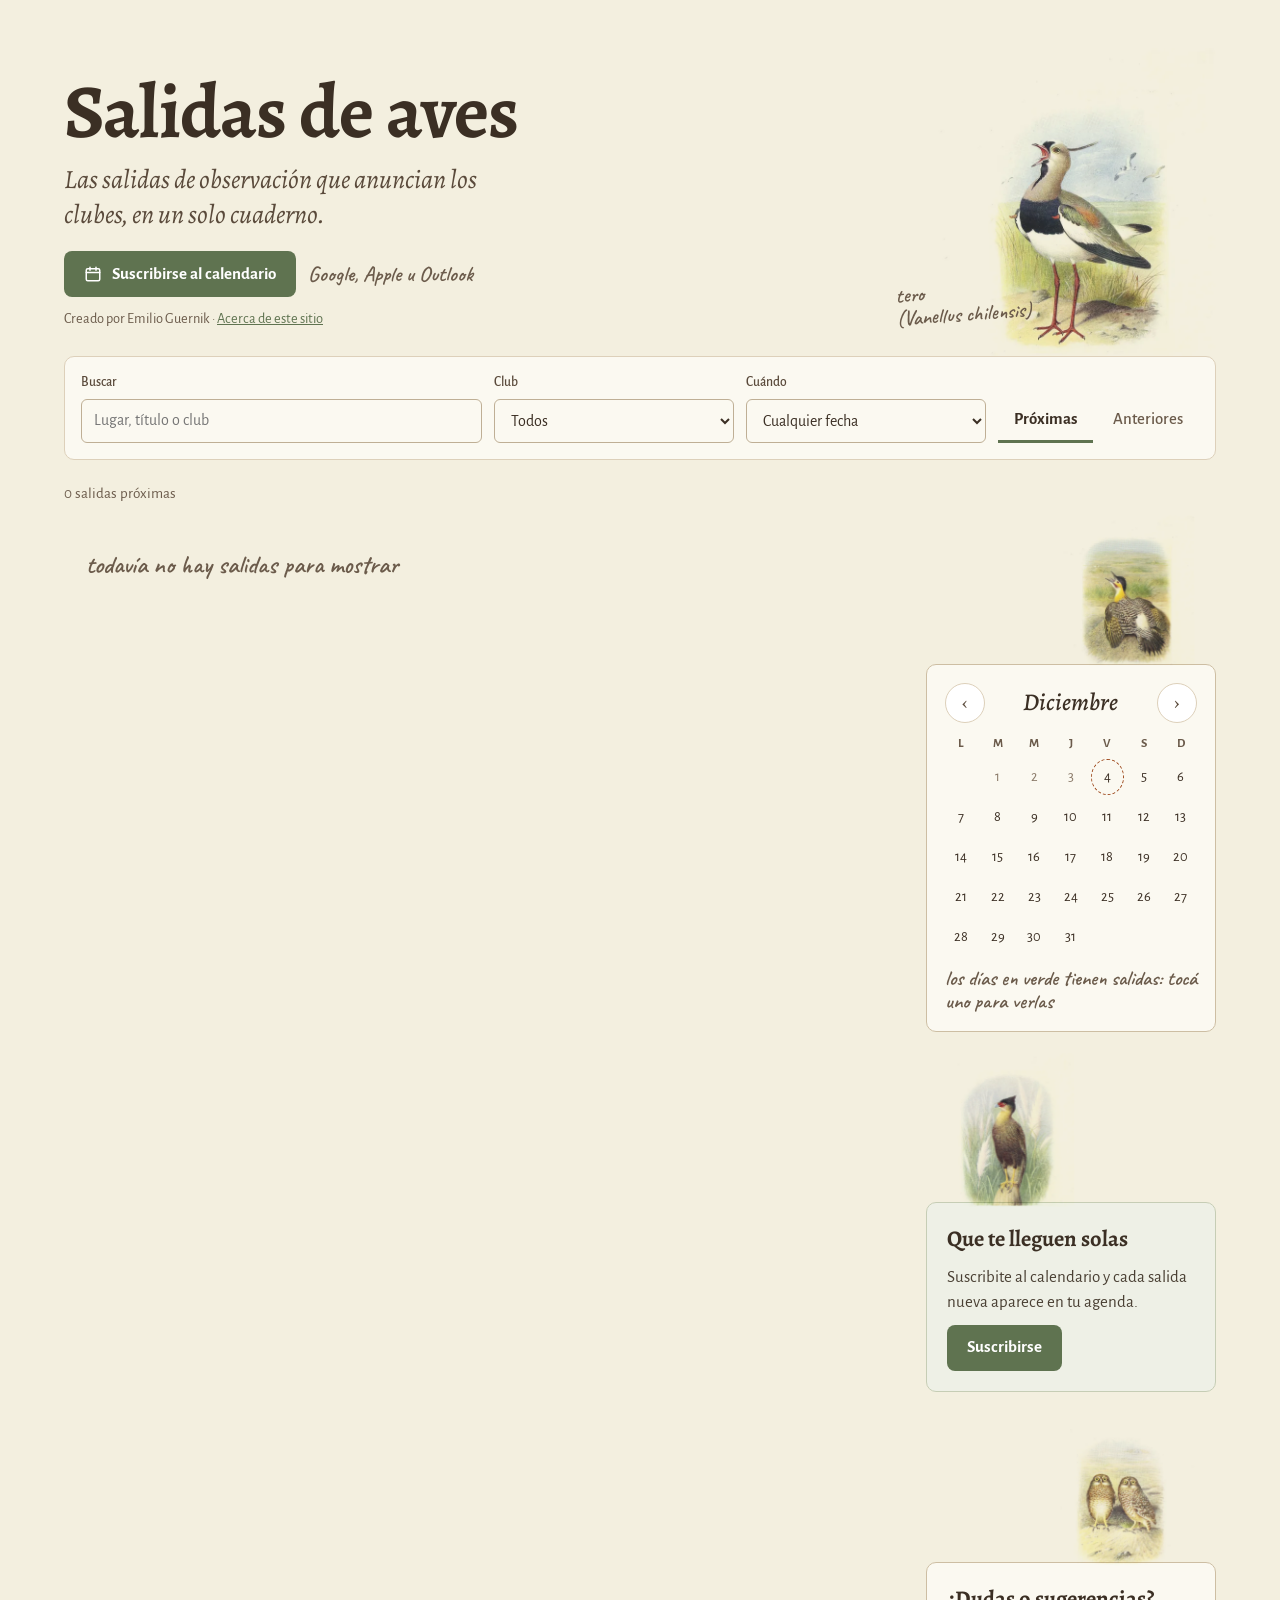
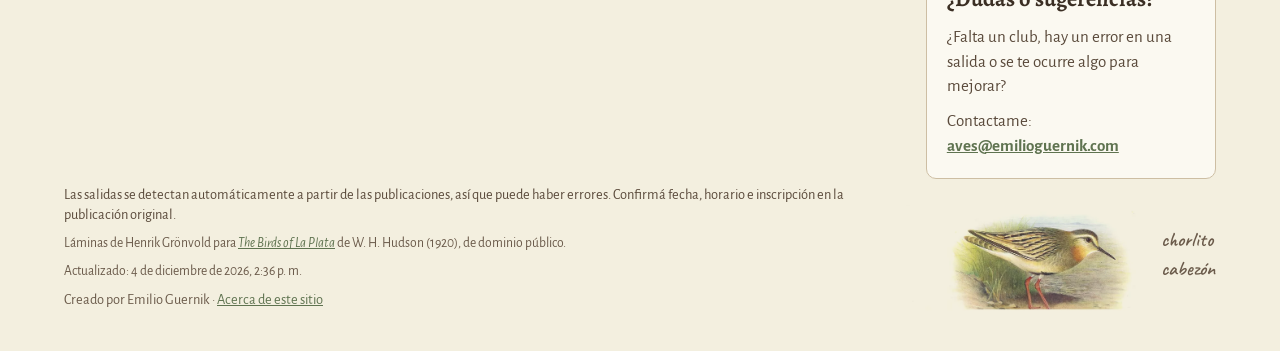
<file: index.html>
<!doctype html>
<html lang="es">
<head>
  <meta charset="utf-8">
  <meta name="viewport" content="width=device-width, initial-scale=1">
  <title>Salidas de aves</title>
  <meta name="description" content="Las salidas de observación de aves que anuncian clubes y grupos en Instagram, en un solo cuaderno.">
  <meta name="theme-color" content="#F3EFDF">
  <link rel="preconnect" href="https://fonts.googleapis.com">
  <link rel="preconnect" href="https://fonts.gstatic.com" crossorigin>
  <link rel="stylesheet" href="https://fonts.googleapis.com/css2?family=Alegreya:ital,wght@0,500;0,700;1,500&family=Alegreya+Sans:wght@400;500;700&family=Caveat:wght@600&display=swap">
  <link rel="stylesheet" href="style.css">
  <link rel="alternate" type="text/calendar" title="Salidas de aves" href="data/salidas.ics">
</head>
<body>
  <header class="top wrap">
    <div class="intro">
      <h1>Salidas de aves</h1>
      <p class="lede">Las salidas de observación que anuncian los clubes, en un solo cuaderno.</p>
      <p class="cta">
        <a class="btn subscribe" href="data/salidas.ics">
          <svg width="18" height="18" viewBox="0 0 24 24" aria-hidden="true" fill="none" stroke="currentColor" stroke-width="2" stroke-linecap="round" stroke-linejoin="round"><rect x="3" y="5" width="18" height="16" rx="2"/><path d="M3 10H21M8 3V7M16 3V7"/></svg>
          Suscribirse al calendario
        </a>
        <span class="hand">Google, Apple u Outlook</span>
      </p>
      <p class="byline">Creado por Emilio Guernik · <a href="acerca.html">Acerca de este sitio</a></p>
    </div>
    <figure class="plate hero">
      <img class="bird" src="images/birds/tero.webp" width="582" height="640" alt="Lámina de un tero, por Henrik Grönvold (1920)">
      <figcaption class="hand">tero<br>(Vanellus chilensis)</figcaption>
    </figure>
  </header>

  <main class="wrap">
    <form class="toolbar" role="search" onsubmit="return false">
      <label class="field grow">
        <span>Buscar</span>
        <input id="q" type="search" placeholder="Lugar, título o club" autocomplete="off">
      </label>
      <label class="field">
        <span>Club</span>
        <select id="club"><option value="">Todos</option></select>
      </label>
      <label class="field" id="when-field">
        <span>Cuándo</span>
        <select id="when">
          <option value="">Cualquier fecha</option>
          <option value="weekend">Este fin de semana</option>
          <option value="7">Próximos 7 días</option>
          <option value="30">Próximos 30 días</option>
        </select>
      </label>
      <div class="tabs" role="group" aria-label="Vista">
        <button type="button" class="tab" data-view="upcoming" aria-pressed="true">Próximas</button>
        <button type="button" class="tab" data-view="past" aria-pressed="false">Anteriores</button>
      </div>
    </form>

    <div class="status">
      <p id="count" aria-live="polite"></p>
    </div>

    <div class="layout">
      <div class="pages">
        <div id="list"></div>
      </div>

      <aside class="side">
        <section class="panel perched" aria-labelledby="cal-title">
          <img class="bird perch" src="images/birds/carpintero-campestre.webp" width="592" height="640" alt="Lámina de un carpintero campestre, por Henrik Grönvold (1920)">
          <div class="cal-head">
            <button type="button" class="cal-nav" id="prev-month" aria-label="Mes anterior">‹</button>
            <h2 id="cal-title"></h2>
            <button type="button" class="cal-nav" id="next-month" aria-label="Mes siguiente">›</button>
          </div>
          <div class="cal-grid cal-names" aria-hidden="true"><span>L</span><span>M</span><span>M</span><span>J</span><span>V</span><span>S</span><span>D</span></div>
          <div class="cal-grid" id="cal-days"></div>
          <p class="hand legend">los días en verde tienen salidas: tocá uno para verlas</p>
        </section>

        <section class="panel invite perched">
          <img class="bird perch left" src="images/birds/carancho.webp" width="581" height="640" alt="Lámina de un carancho, por Henrik Grönvold (1920)">
          <h2>Que te lleguen solas</h2>
          <p>Suscribite al calendario y cada salida nueva aparece en tu agenda.</p>
          <a class="btn subscribe" href="data/salidas.ics">Suscribirse</a>
        </section>

        <section class="panel contact perched">
          <img class="bird perch" src="images/birds/lechucita-vizcachera.webp" width="586" height="640" alt="Lámina de dos lechucitas vizcacheras, por Henrik Grönvold (1920)">
          <h2>¿Dudas o sugerencias?</h2>
          <p>¿Falta un club, hay un error en una salida o se te ocurre algo para mejorar?</p>
          <p>Contactame: <a href="mailto:aves@emilioguernik.com">aves@emilioguernik.com</a></p>
        </section>
      </aside>
    </div>
  </main>

  <footer class="wrap foot">
    <div>
      <p>Las salidas se detectan automáticamente a partir de las publicaciones, así que puede haber errores. Confirmá fecha, horario e inscripción en la publicación original.</p>
      <p class="credit">Láminas de Henrik Grönvold para <a href="https://archive.org/details/birdsoflaplata02huds"><em>The Birds of La Plata</em></a> de W. H. Hudson (1920), de dominio público.</p>
      <p id="updated"></p>
      <p class="byline">Creado por Emilio Guernik · <a href="acerca.html">Acerca de este sitio</a></p>
    </div>
    <figure class="plate">
      <img class="bird" src="images/birds/chorlito-cabezon.webp" width="640" height="323" alt="Lámina de un chorlito cabezón, por Henrik Grönvold (1920)" loading="lazy">
      <figcaption class="hand">chorlito cabezón</figcaption>
    </figure>
  </footer>

  <dialog id="viewer" aria-label="Flyer">
    <img alt="">
    <p class="viewer-links"><a class="post" target="_blank" rel="noopener">Ver publicación en Instagram</a><button type="button" class="close">Cerrar</button></p>
  </dialog>

  <template id="day">
    <section class="page">
      <header class="page-head"><h2></h2><p class="hand rel"></p><p class="n"></p></header>
      <ul class="rows"></ul>
    </section>
  </template>

  <template id="row">
    <li class="row">
      <div class="when">
        <p class="time"></p>
      </div>
      <div class="info">
        <h3 class="title"></h3>
        <p class="where"></p>
        <p class="note"></p>
        <p class="also"></p>
        <p class="links">
          <a class="account" target="_blank" rel="noopener"></a>
          <a class="maps" target="_blank" rel="noopener">Cómo llegar</a>
          <a class="ics" download="salida.ics">Agendar</a>
          <a class="post" target="_blank" rel="noopener">Ver publicación en Instagram</a>
        </p>
        <details class="caption"><summary>Ver texto de la publicación</summary><p></p></details>
      </div>
      <button type="button" class="flyer"><img alt="" loading="lazy" decoding="async"></button>
    </li>
  </template>

  <script src="app.js"></script>
</body>
</html>
</file>
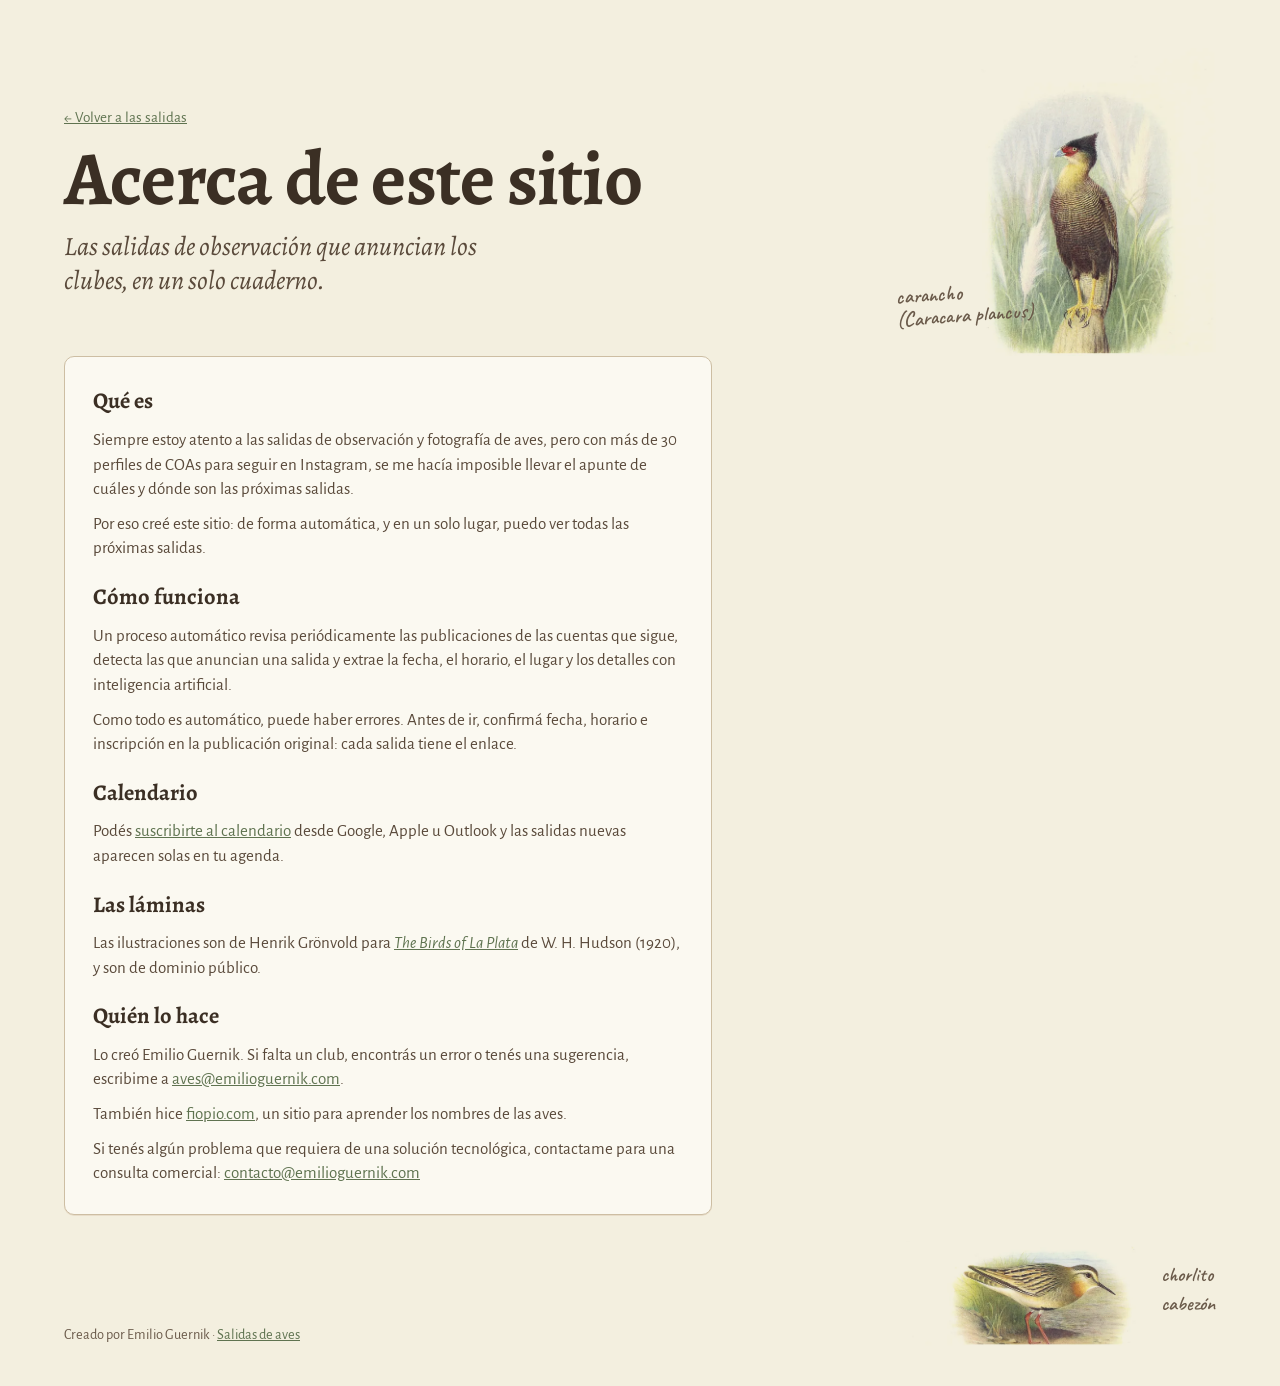
<file: acerca.html>
<!doctype html>
<html lang="es">
<head>
  <meta charset="utf-8">
  <meta name="viewport" content="width=device-width, initial-scale=1">
  <title>Acerca de · Salidas de aves</title>
  <meta name="description" content="Qué es Salidas de aves, cómo se arma y quién lo hace.">
  <meta name="theme-color" content="#F3EFDF">
  <link rel="preconnect" href="https://fonts.googleapis.com">
  <link rel="preconnect" href="https://fonts.gstatic.com" crossorigin>
  <link rel="stylesheet" href="https://fonts.googleapis.com/css2?family=Alegreya:ital,wght@0,500;0,700;1,500&family=Alegreya+Sans:wght@400;500;700&family=Caveat:wght@600&display=swap">
  <link rel="stylesheet" href="style.css">
</head>
<body>
  <header class="top wrap">
    <div class="intro">
      <p class="back"><a href="./">← Volver a las salidas</a></p>
      <h1>Acerca de este sitio</h1>
      <p class="lede">Las salidas de observación que anuncian los clubes, en un solo cuaderno.</p>
    </div>
    <figure class="plate hero">
      <img class="bird" src="images/birds/carancho.webp" width="581" height="640" alt="Lámina de un carancho, por Henrik Grönvold (1920)">
      <figcaption class="hand">carancho<br>(Caracara plancus)</figcaption>
    </figure>
  </header>

  <main class="wrap">
    <article class="page about">
      <section>
        <h2>Qué es</h2>
        <p>Siempre estoy atento a las salidas de observación y fotografía de aves, pero con más de 30 perfiles de COAs para seguir en Instagram, se me hacía imposible llevar el apunte de cuáles y dónde son las próximas salidas.</p>
        <p>Por eso creé este sitio: de forma automática, y en un solo lugar, puedo ver todas las próximas salidas.</p>
      </section>

      <section>
        <h2>Cómo funciona</h2>
        <p>Un proceso automático revisa periódicamente las publicaciones de las cuentas que sigue, detecta las que anuncian una salida y extrae la fecha, el horario, el lugar y los detalles con inteligencia artificial.</p>
        <p>Como todo es automático, puede haber errores. Antes de ir, confirmá fecha, horario e inscripción en la publicación original: cada salida tiene el enlace.</p>
      </section>

      <section>
        <h2>Calendario</h2>
        <p>Podés <a class="subscribe" href="data/salidas.ics">suscribirte al calendario</a> desde Google, Apple u Outlook y las salidas nuevas aparecen solas en tu agenda.</p>
      </section>

      <section>
        <h2>Las láminas</h2>
        <p>Las ilustraciones son de Henrik Grönvold para <a href="https://archive.org/details/birdsoflaplata02huds"><em>The Birds of La Plata</em></a> de W. H. Hudson (1920), y son de dominio público.</p>
      </section>

      <section>
        <h2>Quién lo hace</h2>
        <p>Lo creó Emilio Guernik. Si falta un club, encontrás un error o tenés una sugerencia, escribime a <a href="mailto:aves@emilioguernik.com">aves@emilioguernik.com</a>.</p>
        <p>También hice <a href="https://fiopio.com">fiopio.com</a>, un sitio para aprender los nombres de las aves.</p>
        <p>Si tenés algún problema que requiera de una solución tecnológica, contactame para una consulta comercial: <a href="mailto:contacto@emilioguernik.com">contacto@emilioguernik.com</a></p>
      </section>
    </article>
  </main>

  <footer class="wrap foot">
    <div>
      <p class="byline">Creado por Emilio Guernik · <a href="./">Salidas de aves</a></p>
    </div>
    <figure class="plate">
      <img class="bird" src="images/birds/chorlito-cabezon.webp" width="640" height="323" alt="Lámina de un chorlito cabezón, por Henrik Grönvold (1920)" loading="lazy">
      <figcaption class="hand">chorlito cabezón</figcaption>
    </figure>
  </footer>

  <script>
    // webcal:// makes phones and calendar apps offer to subscribe instead of downloading
    const webcal = new URL('data/salidas.ics', location.href).href.replace(/^https?:/, 'webcal:');
    document.querySelectorAll('.subscribe').forEach((a) => (a.href = webcal));
  </script>
</body>
</html>
</file>
<file: style.css>
/* Field notebook: warm paper, Grönvold's plates, ink and sage, rufous handwritten notes */
:root {
  --paper: #F3EFDF;
  --sheet: #FBF9F1;
  --ink: #3B2F24;
  --ink-2: #5A4A3B;
  --ink-3: #6B5B4B;
  --faint: #8A7A69;
  --rule: #DDD0BA;
  --rule-2: #CDBEA3;
  --dash: #D6C8AF;
  --field: #BFAF95;
  --sage: #5F7350;
  --sage-dark: #3F5134;
  --sage-wash: #EEF0E6;
  --sage-rule: #C6CDB5;
  --rufous: #A04E23;
  --serif: 'Alegreya', Georgia, serif;
  --sans: 'Alegreya Sans', system-ui, sans-serif;
  --hand: 'Caveat', 'Segoe Print', cursive;
  --perch: 150px;
  color-scheme: light;
}

* { box-sizing: border-box; }

body {
  margin: 0;
  overflow-x: hidden;
  background: var(--paper);
  color: var(--ink);
  font: 17px/1.45 var(--sans);
}

a { color: var(--sage); }
a:hover { color: var(--sage-dark); }
:focus-visible { outline: 2px solid var(--rufous); outline-offset: 2px; }
h1, h2, h3 { font-family: var(--serif); }
p { margin: 0; }

.hand { font-family: var(--hand); font-weight: 600; }
.wrap { max-width: 1200px; margin: 0 auto; padding: 0 24px; }

/* Plates are scanned on white paper: multiply drops the white into the page */
.bird { display: block; height: auto; mix-blend-mode: multiply; }
.plate { margin: 0; position: relative; }

.btn {
  min-height: 46px;
  display: inline-flex;
  align-items: center;
  gap: 10px;
  padding: 0 20px;
  border-radius: 8px;
  background: var(--sage);
  color: #FFFFFF;
  font-weight: 700;
  text-decoration: none;
}
.btn:hover { background: var(--sage-dark); color: #FFFFFF; }

/* Header */
.top { display: flex; gap: 24px; align-items: center; justify-content: space-between; padding-top: 48px; }
.intro { flex: 1 1 auto; min-width: 0; display: flex; flex-direction: column; gap: 12px; }
h1 { margin: 0; font-size: clamp(2.6rem, 8vw, 4.75rem); line-height: 1; font-weight: 700; letter-spacing: -0.01em; }
.lede { max-width: 34ch; font-family: var(--serif); font-style: italic; font-size: clamp(1.2rem, 3vw, 1.65rem); line-height: 1.3; color: var(--ink-2); }
.cta { display: flex; flex-wrap: wrap; gap: 12px; align-items: center; margin-top: 8px; }
.cta .hand { font-size: 1.35rem; color: var(--ink-3); }
.hero { flex: 0 0 280px; }
.hero img { width: 280px; }
.hero figcaption { position: absolute; left: -40px; bottom: 30px; font-size: 1.3rem; line-height: 1.1; color: var(--ink-3); transform: rotate(-4deg); }

/* Filters */
main { padding-top: 24px; padding-bottom: 40px; }
.toolbar {
  display: flex;
  flex-wrap: wrap;
  gap: 12px;
  align-items: flex-end;
  padding: 16px;
  border: 1px solid var(--rule);
  border-radius: 10px;
  background: var(--sheet);
}
.field { flex: 1 1 180px; display: flex; flex-direction: column; gap: 6px; font-size: 0.85rem; font-weight: 500; color: var(--ink-2); }
.field.grow { flex: 2 1 280px; }
.field[hidden] { display: none; }
input[type="search"], select {
  min-height: 44px;
  padding: 0 12px;
  border: 1px solid var(--field);
  border-radius: 6px;
  background: var(--sheet);
  font: 1rem var(--sans);
  color: var(--ink);
}
.tabs { display: flex; gap: 4px; margin-left: auto; }
.tab {
  min-height: 44px;
  padding: 0 16px;
  border: 0;
  border-bottom: 3px solid transparent;
  background: transparent;
  color: var(--ink-3);
  font: 500 1.05rem var(--sans);
  cursor: pointer;
}
.tab[aria-pressed="true"] { border-bottom-color: var(--sage); color: var(--ink); font-weight: 700; }

.status { display: flex; align-items: center; min-height: 40px; margin-top: 14px; font-size: 0.95rem; color: var(--ink-3); }
.link { padding: 0; border: 0; background: none; font: inherit; color: var(--sage); text-decoration: underline; cursor: pointer; }

/* Pages and sidebar; birds perch above the panels on wide screens */
.layout { display: flex; flex-wrap: wrap; gap: 32px; align-items: flex-start; }
.pages { flex: 999 1 620px; min-width: 0; position: relative; display: flex; flex-direction: column; gap: 28px; }
.side { flex: 1 1 290px; min-width: 0; display: flex; flex-direction: column; gap: 20px; }
.perched { position: relative; margin-top: var(--perch); }
.perch { position: absolute; top: calc(-1 * var(--perch)); right: 20px; width: 140px; }
.perch.left { right: auto; left: 8px; }

.page { background: var(--sheet); border: 1px solid var(--rule-2); border-radius: 10px; box-shadow: 0 1px 0 #E8DDC9; }
.page-head { display: flex; flex-wrap: wrap; align-items: baseline; gap: 4px 16px; padding: 18px 22px 14px; border-bottom: 1px solid var(--rule); }
.page-head h2 { margin: 0; font-style: italic; font-size: clamp(1.5rem, 4vw, 2rem); font-weight: 500; }
.page-head .rel { font-size: 1.5rem; line-height: 1; color: var(--rufous); transform: rotate(-3deg); }
.page-head .n { margin-left: auto; color: var(--ink-3); }

.rows { list-style: none; margin: 0; padding: 0; }
.row {
  display: grid;
  grid-template-columns: 86px minmax(0, 1fr) auto;
  grid-template-areas: "when info flyer";
  gap: 14px 22px;
  align-items: start;
  padding: 20px 22px;
  border-bottom: 1px dashed var(--dash);
}
.row:last-child { border-bottom: 0; }

.when { grid-area: when; display: flex; flex-direction: column; gap: 6px; }
.time { font-family: var(--serif); font-size: 1.75rem; line-height: 1; font-weight: 700; font-variant-numeric: tabular-nums; }
.time.unknown { font-family: var(--hand); font-size: 1.3rem; font-weight: 600; color: var(--faint); }

.info { grid-area: info; min-width: 0; display: flex; flex-direction: column; gap: 5px; overflow-wrap: anywhere; }
.title { margin: 0; font-size: 1.4rem; line-height: 1.2; font-weight: 700; }
.where { color: var(--ink-2); }
.note { margin-top: 2px; padding-left: 12px; border-left: 2px solid var(--rule-2); font-size: 0.95rem; color: var(--ink-3); }
.also { font-size: 0.95rem; color: var(--ink-3); }
.links { display: flex; flex-wrap: wrap; gap: 4px 18px; margin-top: 6px; }
.links a { min-height: 32px; display: inline-flex; align-items: center; }
.account { font-weight: 700; }
.caption { margin-top: 6px; font-size: 0.95rem; color: var(--ink-3); }
.caption summary {
  display: inline-flex;
  align-items: center;
  gap: 8px;
  min-height: 36px;
  padding: 0 14px;
  border: 1px solid var(--field);
  border-radius: 6px;
  background: #FFFFFF;
  color: var(--ink-2);
  font-weight: 500;
  list-style: none;
  cursor: pointer;
}
.caption summary::-webkit-details-marker { display: none; }
.caption summary::after { content: ""; width: 7px; height: 7px; border: solid currentColor; border-width: 0 1.5px 1.5px 0; transform: translateY(-2px) rotate(45deg); transition: transform 0.15s ease; }
.caption[open] summary::after { transform: translateY(2px) rotate(-135deg); }
.caption summary:hover { border-color: var(--ink-3); color: var(--ink); }
.caption p { white-space: pre-line; margin-top: 10px; padding: 12px 14px; border-radius: 6px; background: var(--paper); }

.flyer {
  grid-area: flyer;
  display: block;
  padding: 6px;
  border: 1px solid var(--dash);
  background: #FFFFFF;
  box-shadow: 0 2px 6px rgba(59, 47, 36, 0.12);
  transform: rotate(var(--tilt, 0deg));
  cursor: zoom-in;
  transition: transform 0.15s ease;
}
.flyer:hover { transform: rotate(0deg) scale(1.03); }
.flyer img { display: block; width: 104px; height: 130px; object-fit: contain; background: #F3EDE2; }

.empty { padding: 32px 22px; font-size: 1.6rem; color: var(--ink-3); }

/* Sidebar panels */
.panel { background: var(--sheet); border: 1px solid var(--rule-2); border-radius: 10px; padding: 18px; }
.panel h2 { margin: 0; }
.cal-head { display: flex; align-items: center; justify-content: space-between; margin-bottom: 12px; }
.cal-head h2 { font-style: italic; font-size: 1.5rem; font-weight: 500; }
.cal-nav { width: 40px; height: 40px; border: 1px solid var(--rule); border-radius: 50%; background: #FFFFFF; color: var(--ink-2); font: 1.3rem/1 var(--serif); cursor: pointer; }
.cal-grid { display: grid; grid-template-columns: repeat(7, minmax(0, 1fr)); gap: 4px; text-align: center; }
.cal-names { font-size: 0.8rem; font-weight: 700; color: var(--ink-3); }
#cal-days { margin-top: 6px; }
#cal-days > * { display: flex; align-items: center; justify-content: center; height: 36px; border-radius: 50%; font-size: 0.9rem; }
#cal-days .past { color: var(--faint); }
#cal-days .today { border: 1.5px dashed var(--rufous); }
#cal-days .outing { border: 0; background: var(--sage); color: #FFFFFF; font: 700 0.9rem var(--sans); cursor: pointer; }
#cal-days .outing.today { box-shadow: 0 0 0 2px var(--sheet), 0 0 0 3.5px var(--rufous); }
#cal-days .outing[aria-pressed="true"] { background: var(--rufous); }
.legend { margin-top: 12px; font-size: 1.3rem; line-height: 1.1; color: var(--ink-3); }

.invite { background: var(--sage-wash); border-color: var(--sage-rule); padding: 20px; display: flex; flex-direction: column; gap: 10px; }
.invite h2 { font-size: 1.4rem; font-weight: 700; }
.invite p { color: #4A4034; }
.invite .btn { align-self: flex-start; }

.contact { display: flex; flex-direction: column; gap: 10px; padding: 20px; }
.contact h2 { font-size: 1.4rem; font-weight: 700; }
.contact p { color: var(--ink-2); }
.contact a { font-weight: 700; overflow-wrap: anywhere; }

.byline { font-size: 0.9rem; color: var(--ink-3); }

/* Footer */
/* Same columns as .layout so the footer lines up with the pages and sidebar */
.foot { display: flex; flex-wrap: wrap; gap: 16px 32px; align-items: flex-end; padding-bottom: 40px; }
.foot > div { flex: 999 1 620px; min-width: 0; display: flex; flex-direction: column; gap: 8px; font-size: 0.9rem; color: var(--ink-2); }
.foot .credit, #updated { color: var(--ink-3); font-size: 0.85rem; }
.foot .plate { flex: 1 1 290px; display: flex; justify-content: flex-end; align-items: flex-end; gap: 4px; }
.foot .plate img { width: 260px; }
.foot figcaption { font-size: 1.25rem; color: var(--ink-3); padding-bottom: 28px; }

/* Flyer viewer */
#viewer { max-width: min(92vw, 720px); padding: 12px; border: 1px solid var(--rule-2); border-radius: 10px; background: var(--sheet); color: var(--ink); }
#viewer::backdrop { background: rgba(59, 47, 36, 0.55); }
#viewer img { display: block; max-width: 100%; max-height: 78vh; margin: 0 auto; }
.viewer-links { display: flex; justify-content: space-between; align-items: center; gap: 16px; margin-top: 10px; }
.close { min-height: 40px; padding: 0 14px; border: 1px solid var(--field); border-radius: 6px; background: #FFFFFF; font: 500 1rem var(--sans); color: var(--ink); cursor: pointer; }

/* Narrow screens: no perched birds, rows stack */
@media (max-width: 899px) {
  :root { --perch: 0px; }
  .perch { display: none; }
  .layout { gap: 24px; }
}

@media (max-width: 640px) {
  .wrap { padding: 0 16px; }
  .top { padding-top: 28px; gap: 12px; align-items: flex-start; }
  .hero { flex: 0 0 96px; }
  .hero img { width: 96px; }
  .hero figcaption { display: none; }
  .toolbar { padding: 12px; }
  .tabs { margin-left: 0; width: 100%; }
  .tab { flex: 1; }
  .page-head { padding: 14px 16px 10px; }
  .row {
    grid-template-columns: minmax(0, 1fr) auto;
    grid-template-areas: "when when" "info flyer";
    gap: 8px 14px;
    padding: 16px;
  }
  .when { flex-direction: row; align-items: center; gap: 18px; }
  .title { font-size: 1.2rem; }
  .flyer { padding: 4px; }
  .flyer img { width: 76px; height: 95px; }
  .foot .plate img { width: 180px; }
  .foot figcaption { padding-bottom: 16px; }
}

/* About page */
.back { font-size: 0.95rem; }
.about { max-width: 72ch; padding: 8px 28px 28px; }
.about section { display: flex; flex-direction: column; gap: 10px; padding-top: 20px; }
.about h2 { margin: 0; font-size: 1.4rem; font-weight: 700; }
.about p { color: var(--ink-2); }
@media (max-width: 640px) {
  .about { padding: 4px 18px 22px; }
}
</file>
